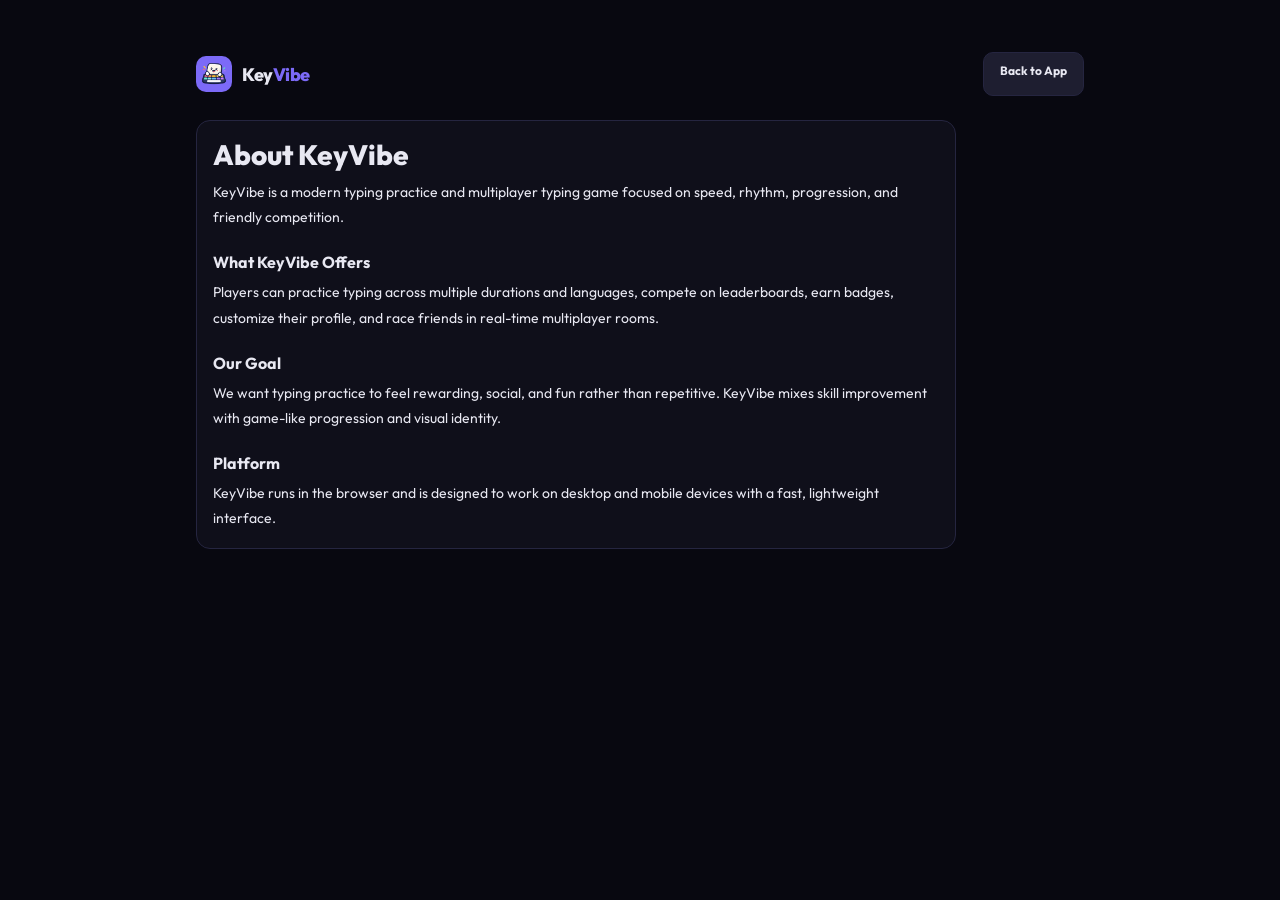
<file: about.html>
<!DOCTYPE html>
<html lang="en">
<head>
    <meta charset="UTF-8">
    <meta name="viewport" content="width=device-width, initial-scale=1.0">
    <title>About - KeyVibe</title>
    <meta name="description" content="About KeyVibe.">
    <link rel="stylesheet" href="css/main.css">
    <link rel="stylesheet" href="css/components.css">
    <link rel="stylesheet" href="css/responsive.css">
    <link rel="preconnect" href="https://fonts.googleapis.com">
    <link rel="preconnect" href="https://fonts.gstatic.com" crossorigin>
    <link href="https://fonts.googleapis.com/css2?family=JetBrains+Mono:wght@400;500;700&family=Outfit:wght@400;500;600;700;800&display=swap" rel="stylesheet">
    <link rel="icon" type="image/png" href="img/favicon.png">
</head>
<body>
    <div class="app legal-app">
        <header class="header legal-header">
            <a class="logo" href="index.html">
                <div class="logo-icon">
                    <img class="logo-icon-img" src="img/logo.png" alt="KeyVibe logo">
                </div>
                <div class="logo-text">Key<span>Vibe</span></div>
            </a>
            <a class="btn btn-s legal-back" href="index.html">Back to App</a>
        </header>

        <main class="legal-shell">
            <section class="panel legal-panel">
                <h1 class="legal-title">About KeyVibe</h1>
                <p>KeyVibe is a modern typing practice and multiplayer typing game focused on speed, rhythm, progression, and friendly competition.</p>

                <h2>What KeyVibe Offers</h2>
                <p>Players can practice typing across multiple durations and languages, compete on leaderboards, earn badges, customize their profile, and race friends in real-time multiplayer rooms.</p>

                <h2>Our Goal</h2>
                <p>We want typing practice to feel rewarding, social, and fun rather than repetitive. KeyVibe mixes skill improvement with game-like progression and visual identity.</p>

                <h2>Platform</h2>
                <p>KeyVibe runs in the browser and is designed to work on desktop and mobile devices with a fast, lightweight interface.</p>
            </section>
        </main>
    </div>
</body>
</html>
</file>
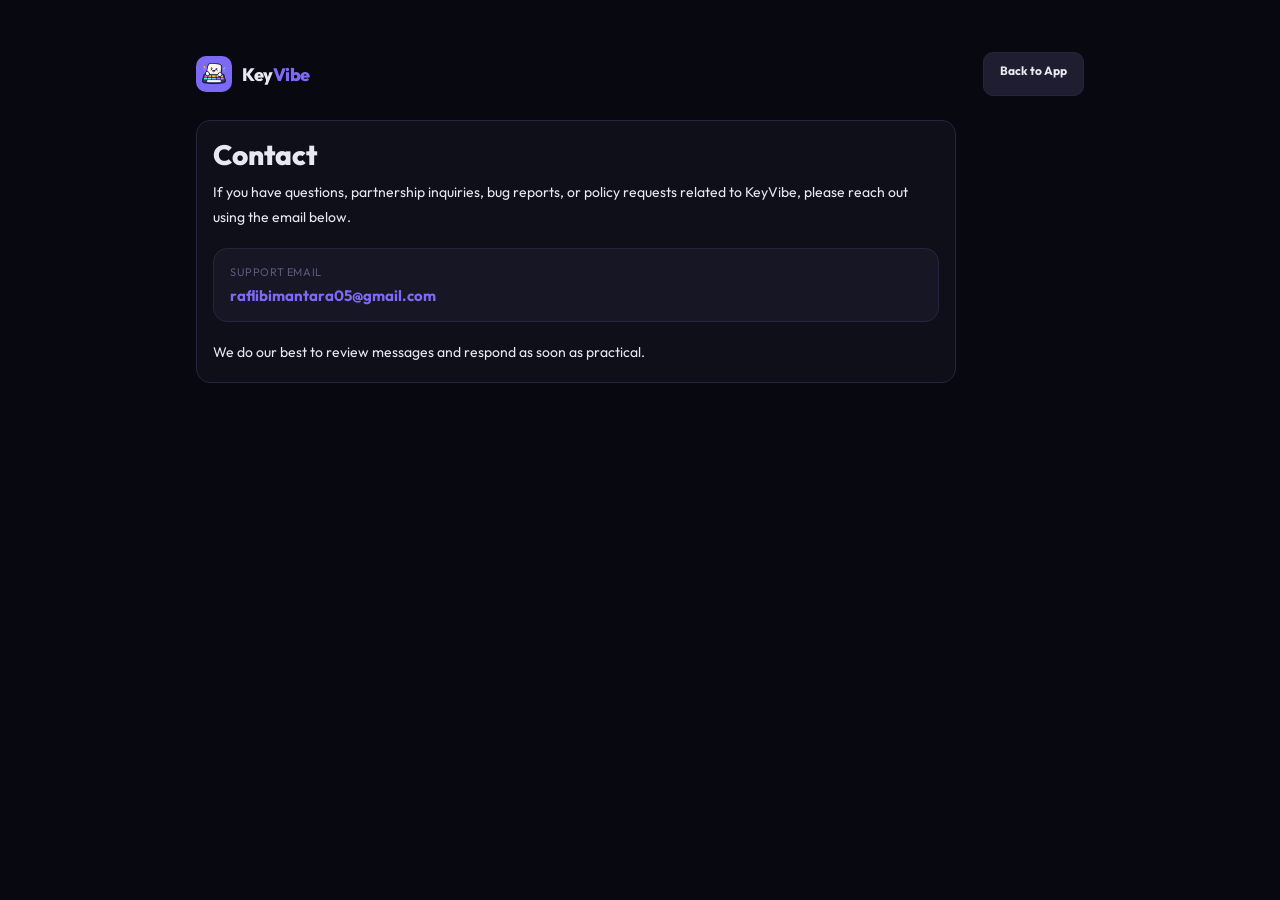
<file: contact.html>
<!DOCTYPE html>
<html lang="en">
<head>
    <meta charset="UTF-8">
    <meta name="viewport" content="width=device-width, initial-scale=1.0">
    <title>Contact - KeyVibe</title>
    <meta name="description" content="Contact KeyVibe.">
    <link rel="stylesheet" href="css/main.css">
    <link rel="stylesheet" href="css/components.css">
    <link rel="stylesheet" href="css/responsive.css">
    <link rel="preconnect" href="https://fonts.googleapis.com">
    <link rel="preconnect" href="https://fonts.gstatic.com" crossorigin>
    <link href="https://fonts.googleapis.com/css2?family=JetBrains+Mono:wght@400;500;700&family=Outfit:wght@400;500;600;700;800&display=swap" rel="stylesheet">
    <link rel="icon" type="image/png" href="img/favicon.png">
</head>
<body>
    <div class="app legal-app">
        <header class="header legal-header">
            <a class="logo" href="index.html">
                <div class="logo-icon">
                    <img class="logo-icon-img" src="img/logo.png" alt="KeyVibe logo">
                </div>
                <div class="logo-text">Key<span>Vibe</span></div>
            </a>
            <a class="btn btn-s legal-back" href="index.html">Back to App</a>
        </header>

        <main class="legal-shell">
            <section class="panel legal-panel">
                <h1 class="legal-title">Contact</h1>
                <p>If you have questions, partnership inquiries, bug reports, or policy requests related to KeyVibe, please reach out using the email below.</p>

                <div class="legal-contact-card">
                    <div class="legal-contact-label">Support Email</div>
                    <a class="legal-contact-value" href="mailto:raflibimantara05@gmail.com">raflibimantara05@gmail.com</a>
                </div>

                <p>We do our best to review messages and respond as soon as practical.</p>
            </section>
        </main>
    </div>
</body>
</html>
</file>
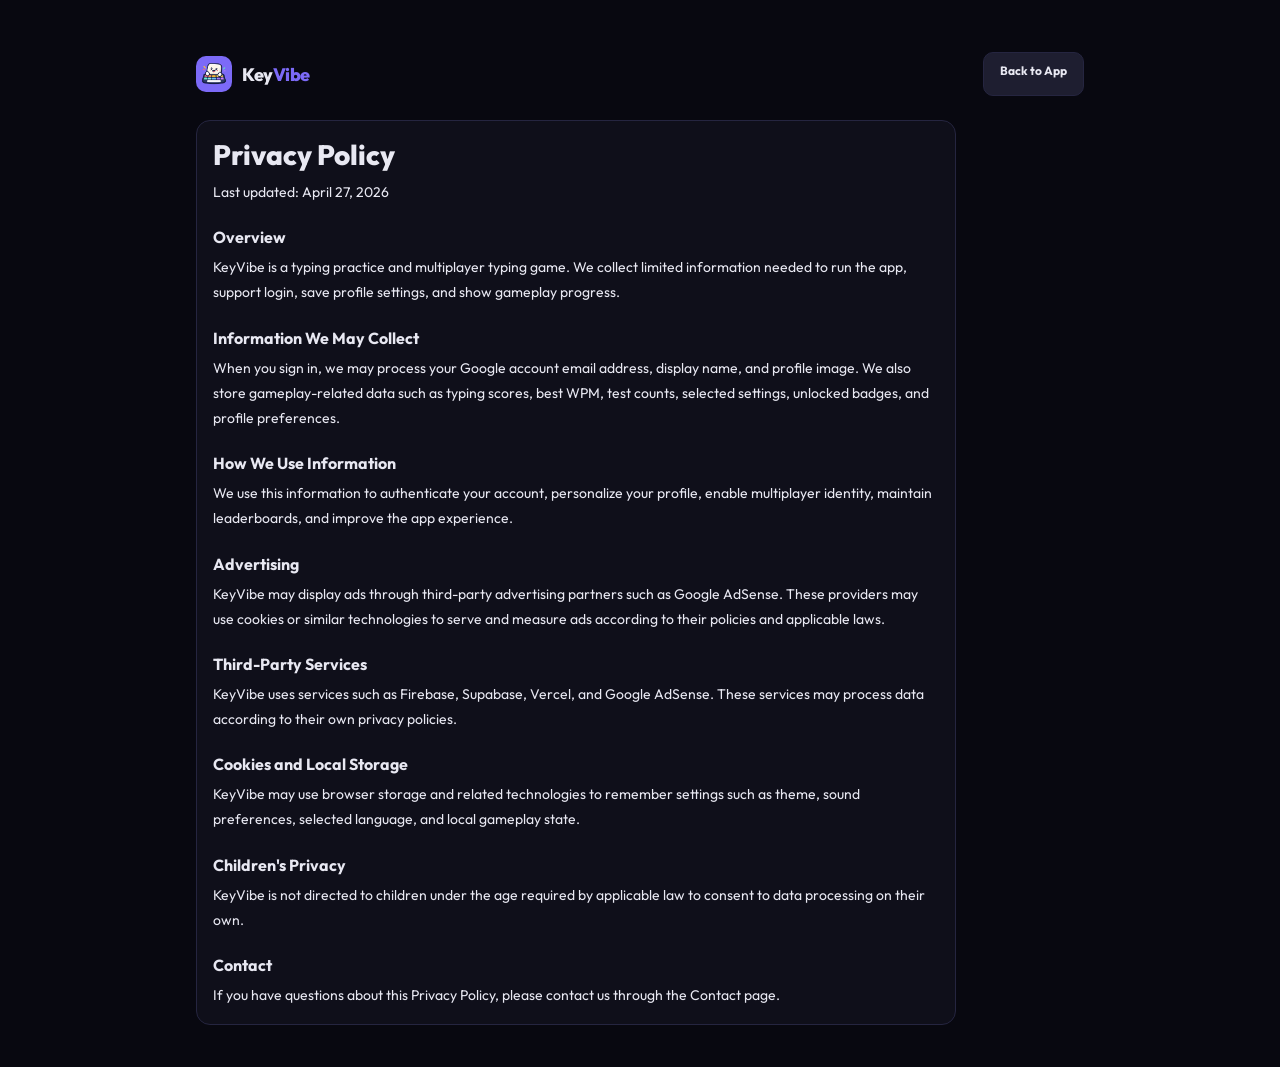
<file: privacy.html>
<!DOCTYPE html>
<html lang="en">
<head>
    <meta charset="UTF-8">
    <meta name="viewport" content="width=device-width, initial-scale=1.0">
    <title>Privacy Policy - KeyVibe</title>
    <meta name="description" content="Privacy Policy for KeyVibe.">
    <link rel="stylesheet" href="css/main.css">
    <link rel="stylesheet" href="css/components.css">
    <link rel="stylesheet" href="css/responsive.css">
    <link rel="preconnect" href="https://fonts.googleapis.com">
    <link rel="preconnect" href="https://fonts.gstatic.com" crossorigin>
    <link href="https://fonts.googleapis.com/css2?family=JetBrains+Mono:wght@400;500;700&family=Outfit:wght@400;500;600;700;800&display=swap" rel="stylesheet">
    <link rel="icon" type="image/png" href="img/favicon.png">
</head>
<body>
    <div class="app legal-app">
        <header class="header legal-header">
            <a class="logo" href="index.html">
                <div class="logo-icon">
                    <img class="logo-icon-img" src="img/logo.png" alt="KeyVibe logo">
                </div>
                <div class="logo-text">Key<span>Vibe</span></div>
            </a>
            <a class="btn btn-s legal-back" href="index.html">Back to App</a>
        </header>

        <main class="legal-shell">
            <section class="panel legal-panel">
                <h1 class="legal-title">Privacy Policy</h1>
                <p class="legal-updated">Last updated: April 27, 2026</p>

                <h2>Overview</h2>
                <p>KeyVibe is a typing practice and multiplayer typing game. We collect limited information needed to run the app, support login, save profile settings, and show gameplay progress.</p>

                <h2>Information We May Collect</h2>
                <p>When you sign in, we may process your Google account email address, display name, and profile image. We also store gameplay-related data such as typing scores, best WPM, test counts, selected settings, unlocked badges, and profile preferences.</p>

                <h2>How We Use Information</h2>
                <p>We use this information to authenticate your account, personalize your profile, enable multiplayer identity, maintain leaderboards, and improve the app experience.</p>

                <h2>Advertising</h2>
                <p>KeyVibe may display ads through third-party advertising partners such as Google AdSense. These providers may use cookies or similar technologies to serve and measure ads according to their policies and applicable laws.</p>

                <h2>Third-Party Services</h2>
                <p>KeyVibe uses services such as Firebase, Supabase, Vercel, and Google AdSense. These services may process data according to their own privacy policies.</p>

                <h2>Cookies and Local Storage</h2>
                <p>KeyVibe may use browser storage and related technologies to remember settings such as theme, sound preferences, selected language, and local gameplay state.</p>

                <h2>Children's Privacy</h2>
                <p>KeyVibe is not directed to children under the age required by applicable law to consent to data processing on their own.</p>

                <h2>Contact</h2>
                <p>If you have questions about this Privacy Policy, please contact us through the Contact page.</p>
            </section>
        </main>
    </div>
</body>
</html>
</file>
<file: css/main.css>
/* ============ CSS RESET & FONTS ============ */

*, *::before, *::after {
    box-sizing: border-box;
    margin: 0;
    padding: 0;
    -webkit-tap-highlight-color: transparent;
}

/* ============ THEME SYSTEM ============ */
:root {
    --bg: #080810;
    --surface: #0f0f1a;
    --surface2: #161625;
    --surface3: #1e1e30;
    --border: #252540;
    --text: #e8e8f2;
    --muted: #5a5a7a;
    --accent: #7c6af7;
    --accent2: #4fc3a1;
    --danger: #f06292;
    --warning: #ffb74d;
    --success: #69f0ae;
    --theme-name: 'Cyberpunk Night';
}

[data-theme="ocean"] {
    --bg: #0a1628; --surface: #0f1f35; --surface2: #152340; --surface3: #1b2d4e;
    --border: #234; --text: #d4e4f7; --muted: #5a7a9a;
    --accent: #4da6ff; --accent2: #00d4aa; --danger: #ff6b6b;
    --warning: #ffd93d; --success: #6bffb8; --theme-name: 'Deep Ocean';
}

[data-theme="forest"] {
    --bg: #0a1a0f; --surface: #0f2414; --surface2: #142d1a; --surface3: #1a3822;
    --border: #23482a; --text: #d4f0d9; --muted: #5a8a63;
    --accent: #4caf50; --accent2: #81c784; --danger: #f44336;
    --warning: #ff9800; --success: #69f0ae; --theme-name: 'Forest';
}

[data-theme="sunset"] {
    --bg: #1a0f0a; --surface: #24140f; --surface2: #2d1814; --surface3: #381e1a;
    --border: #482822; --text: #f0e0d4; --muted: #8a7063;
    --accent: #ff7043; --accent2: #ffab91; --danger: #f44336;
    --warning: #ffca28; --success: #81c784; --theme-name: 'Sunset';
}

[data-theme="monochrome"] {
    --bg: #1a1a1a; --surface: #242424; --surface2: #2d2d2d; --surface3: #383838;
    --border: #484848; --text: #e0e0e0; --muted: #808080;
    --accent: #a0a0a0; --accent2: #c0c0c0; --danger: #ff6b6b;
    --warning: #ffd93d; --success: #90ee90; --theme-name: 'Monochrome';
}

[data-theme="matrix"] {
    --bg: #000a00; --surface: #0a1a0a; --surface2: #0d200d; --surface3: #122d12;
    --border: #1a401a; --text: #00ff41; --muted: #008f22;
    --accent: #00ff41; --accent2: #00cc33; --danger: #ff0040;
    --warning: #ffcc00; --success: #00ff41; --theme-name: 'Matrix';
}

[data-theme="midnight"] {
    --bg: #000020; --surface: #050530; --surface2: #0a0a40; --surface3: #101050;
    --border: #202060; --text: #c8c8ff; --muted: #6060a0;
    --accent: #7c7cff; --accent2: #4fc3a1; --danger: #ff6090;
    --warning: #ffb74d; --success: #69f0ae; --theme-name: 'Midnight Blue';
}

[data-theme="candy"] {
    --bg: #140010; --surface: #200018; --surface2: #2d0020; --surface3: #380028;
    --border: #481030; --text: #f0d8e8; --muted: #8a5a7a;
    --accent: #e91e63; --accent2: #ff80ab; --danger: #ff1744;
    --warning: #ffd740; --success: #b2ff59; --theme-name: 'Candy Pop';
}

/* ============ BODY ============ */
body {
    font-family: 'Outfit', sans-serif;
    background: var(--bg);
    color: var(--text);
    min-height: 100vh;
    transition: background 0.4s, color 0.4s;
    overflow-x: hidden;
    -webkit-font-smoothing: antialiased;
    -moz-osx-font-smoothing: grayscale;
}

.skip-link {
    position: absolute;
    left: 16px;
    top: -48px;
    z-index: 1000;
    padding: 10px 14px;
    border-radius: 10px;
    background: var(--surface3);
    border: 1px solid var(--border);
    color: var(--text);
    text-decoration: none;
    font-size: 13px;
    font-weight: 600;
    transition: top 0.2s ease;
}

.skip-link:focus {
    top: 12px;
}

.sr-only {
    position: absolute;
    width: 1px;
    height: 1px;
    padding: 0;
    margin: -1px;
    overflow: hidden;
    clip: rect(0, 0, 0, 0);
    white-space: nowrap;
    border: 0;
}

.app {
    max-width: 1220px;
    margin: 0 auto;
    padding: 40px 16px 24px;
    position: relative;
}

.game-app {
    min-height: 100vh;
    display: flex;
    flex-direction: column;
    justify-content: center;
}

.legal-app {
    max-width: 920px;
}

/* ============ LAYOUT ============ */
.main-layout {
    display: flex;
    gap: 20px;
    align-items: flex-start;
}

.content-col {
    flex: 1;
    min-width: 0;
}

.side-rail {
    width: 280px;
    flex: 0 0 280px;
    display: flex;
    flex-direction: column;
    gap: 14px;
}

.side-panel {
    margin-bottom: 0;
}

.rail-stack {
    display: grid;
    gap: 10px;
}

.rail-kpi {
    padding: 12px;
    border-radius: 12px;
    background: var(--surface2);
    border: 1px solid var(--border);
}

.rail-kpi-label {
    display: block;
    color: var(--muted);
    font-size: 10px;
    text-transform: uppercase;
    letter-spacing: 0.5px;
    margin-bottom: 5px;
}

.rail-kpi-value {
    color: var(--text);
    font-size: 15px;
    font-weight: 700;
}

.rail-goal-copy,
.rail-meta,
.rail-feature-sub {
    color: var(--muted);
    font-size: 11px;
    line-height: 1.6;
}

.rail-progress {
    height: 8px;
    border-radius: 999px;
    overflow: hidden;
    background: var(--surface2);
    border: 1px solid var(--border);
    margin: 14px 0 10px;
}

.rail-progress-fill {
    height: 100%;
    width: 0;
    background: linear-gradient(90deg, var(--accent), var(--accent2));
    border-radius: inherit;
    transition: width 0.35s ease;
}

.rail-feature {
    display: flex;
    align-items: center;
    gap: 12px;
}

.rail-feature-badge {
    width: 42px;
    height: 42px;
    border-radius: 12px;
    border: 1px solid var(--border);
    background: var(--surface2);
    color: var(--accent2);
    display: flex;
    align-items: center;
    justify-content: center;
    font-family: 'JetBrains Mono', monospace;
    font-size: 11px;
    font-weight: 700;
    flex: 0 0 42px;
}

.rail-feature-badge--accent {
    color: var(--warning);
}

.rail-feature-name {
    color: var(--text);
    font-size: 13px;
    font-weight: 700;
    margin-bottom: 3px;
}

.rail-divider {
    height: 1px;
    background: var(--border);
    margin: 14px 0;
}

.rail-chart-wrap {
    position: relative;
    min-height: 120px;
    border-radius: 14px;
    background:
        linear-gradient(to right, rgba(255,255,255,0.03) 1px, transparent 1px) 0 0/25% 100%,
        linear-gradient(to top, rgba(255,255,255,0.03) 1px, transparent 1px) 0 0/100% 25%,
        var(--surface2);
    border: 1px solid var(--border);
    overflow: hidden;
}

.rail-chart {
    width: 100%;
    height: 120px;
    display: block;
}

.rail-chart-empty {
    position: absolute;
    inset: 0;
    display: flex;
    align-items: center;
    justify-content: center;
    text-align: center;
    padding: 0 16px;
    color: var(--muted);
    font-size: 11px;
    line-height: 1.6;
}

.rail-chart-legend {
    display: flex;
    align-items: center;
    gap: 8px;
    flex-wrap: wrap;
    margin-top: 12px;
}

.rail-chart-pill {
    display: inline-flex;
    align-items: center;
    gap: 6px;
    padding: 5px 8px;
    border-radius: 999px;
    font-size: 10px;
    font-weight: 700;
    border: 1px solid var(--border);
    background: var(--surface2);
    color: var(--text);
}

.rail-chart-pill::before {
    content: '';
    width: 8px;
    height: 8px;
    border-radius: 50%;
    display: inline-block;
}

.rail-chart-pill--wpm::before {
    background: var(--accent);
}

.rail-chart-pill--acc::before {
    background: var(--accent2);
}

/* ============ HEADER ============ */
.header {
    display: flex;
    align-items: center;
    gap: 12px;
    margin-bottom: 24px;
    flex-wrap: wrap;
}

.logo {
    display: flex;
    align-items: center;
    gap: 10px;
    text-decoration: none;
    margin-right: 8px;
}

.logo-icon {
    width: 36px;
    height: 36px;
    background: var(--accent);
    border-radius: 10px;
    display: flex;
    align-items: center;
    justify-content: center;
    font-size: 16px;
    transition: background 0.3s;
    flex-shrink: 0;
    overflow: hidden;
}

.logo-icon-img {
    width: 100%;
    height: 100%;
    object-fit: contain;
}

.logo-text {
    font-size: 18px;
    font-weight: 800;
    letter-spacing: -0.5px;
    color: var(--text);
}

.logo-text span { color: var(--accent); }

.nav {
    display: flex;
    gap: 2px;
    flex: 1;
    overflow-x: auto;
    -webkit-overflow-scrolling: touch;
}

.nav-btn {
    padding: 8px 12px;
    border-radius: 8px;
    border: 1px solid transparent;
    background: transparent;
    color: var(--muted);
    cursor: pointer;
    font-family: 'Outfit', sans-serif;
    font-size: 12px;
    font-weight: 500;
    transition: all 0.2s;
    white-space: nowrap;
    flex-shrink: 0;
}

.nav-btn.active {
    background: var(--surface2);
    color: var(--text);
    border-color: var(--border);
}

.nav-btn:hover:not(.active) { color: var(--text); }

.user-chip {
    display: flex;
    align-items: center;
    gap: 8px;
    padding: 8px 14px;
    background: var(--surface2);
    border: 1px solid var(--border);
    border-radius: 20px;
    cursor: pointer;
    transition: border-color 0.2s;
    flex-shrink: 0;
}

.user-chip:hover { border-color: var(--accent); }

.user-chip-meta {
    display: flex;
    flex-direction: column;
    gap: 3px;
    min-width: 0;
}

.owner-pill {
    align-self: flex-start;
    font-size: 8px;
    font-weight: 800;
    letter-spacing: 0.8px;
    padding: 2px 6px;
    border-radius: 999px;
    background: rgba(255, 204, 2, 0.16);
    color: #ffcc02;
    border: 1px solid rgba(255, 204, 2, 0.32);
}

.u-avatar {
    width: 28px;
    height: 28px;
    border-radius: 50%;
    background: var(--accent);
    display: flex;
    align-items: center;
    justify-content: center;
    font-size: 11px;
    font-weight: 700;
    color: #fff;
    flex-shrink: 0;
    overflow: hidden;
    position: relative;
}

.u-avatar img {
    position: absolute;
    inset: 0;
    width: 100%;
    height: 100%;
    object-fit: cover;
    border-radius: 50%;
}

.u-name {
    font-size: 12px;
    font-weight: 600;
    max-width: 80px;
    overflow: hidden;
    text-overflow: ellipsis;
    white-space: nowrap;
}

/* ============ STATS ROW ============ */
.stats-row {
    display: grid;
    grid-template-columns: repeat(4, 1fr);
    gap: 10px;
    margin-bottom: 24px;
}

.stat-card {
    background: var(--surface);
    border: 1px solid var(--border);
    border-radius: 12px;
    padding: 14px 8px;
    text-align: center;
    transition: all 0.3s;
    cursor: default;
}

.stat-card:hover {
    border-color: var(--accent);
    transform: translateY(-2px);
}

.stat-val {
    font-family: 'JetBrains Mono', monospace;
    font-size: 20px;
    font-weight: 700;
    color: var(--accent);
    transition: color 0.3s;
}

.stat-label {
    font-size: 9px;
    color: var(--muted);
    margin-top: 3px;
    text-transform: uppercase;
    letter-spacing: 0.4px;
}

/* ============ MODE TABS ============ */
.mode-tabs {
    display: flex;
    gap: 0;
    background: var(--surface);
    border: 1px solid var(--border);
    border-radius: 12px;
    padding: 4px;
    margin-bottom: 18px;
}

.mode-tab {
    flex: 1;
    padding: 10px 6px;
    border-radius: 9px;
    border: none;
    background: transparent;
    color: var(--muted);
    cursor: pointer;
    font-family: 'Outfit', sans-serif;
    font-size: 12px;
    font-weight: 600;
    transition: all 0.2s;
    display: flex;
    align-items: center;
    justify-content: center;
    gap: 4px;
    position: relative;
}

.mode-tab.active {
    background: var(--surface3);
    color: var(--text);
    border: 1px solid var(--border);
}

.new-badge {
    font-size: 8px;
    background: var(--danger);
    color: #fff;
    padding: 1px 4px;
    border-radius: 6px;
    animation: pulse 1.5s infinite;
}

@keyframes pulse {
    0%, 100% { opacity: 1; }
    50% { opacity: 0.5; }
}

/* ============ PROGRESS BAR ============ */
.progress-bar {
    height: 3px;
    background: var(--border);
    border-radius: 2px;
    margin-bottom: 14px;
    overflow: hidden;
}

.progress-fill {
    height: 100%;
    background: var(--accent);
    border-radius: 2px;
    transition: width 0.15s;
}

/* ============ TABS ============ */
.tab-c { display: none; }
.tab-c.active { display: block; }

/* ============ AD SLOTS ============ */
.ad-slot {
    border: 1px dashed var(--border);
    border-radius: 12px;
    display: flex;
    align-items: center;
    justify-content: center;
    color: var(--muted);
    font-size: 11px;
    font-weight: 600;
    letter-spacing: 1px;
    text-transform: uppercase;
    background: rgba(255, 255, 255, 0.01);
    transition: all 0.3s;
}

.ad-banner { height: 90px; margin-bottom: 24px; }
.ad-sidebar { width: 160px; flex-shrink: 0; min-height: 400px; position: sticky; top: 20px; }
.ad-inline { height: 120px; margin: 24px 0; }

/* ============ THEME SWITCHER ============ */
.theme-switcher {
    position: fixed;
    bottom: 20px;
    right: 20px;
    z-index: 210;
    display: flex;
    flex-direction: column;
    gap: 8px;
    align-items: flex-end;
}

.theme-actions { display: flex; gap: 8px; }

.theme-toggle-btn, .mute-toggle-btn {
    width: 44px;
    height: 44px;
    border-radius: 50%;
    border: 2px solid var(--border);
    background: var(--surface);
    color: var(--text);
    cursor: pointer;
    font-size: 18px;
    transition: all 0.3s;
    display: flex;
    align-items: center;
    justify-content: center;
    box-shadow: 0 4px 15px rgba(0, 0, 0, 0.4);
}

.theme-toggle-btn:hover, .mute-toggle-btn:hover {
    border-color: var(--accent);
    transform: scale(1.1);
}

.mute-toggle-btn.muted {
    color: var(--danger);
    border-color: var(--danger);
}

.theme-panel {
    position: absolute;
    bottom: 50px;
    right: 0;
    background: var(--surface);
    border: 1px solid var(--border);
    border-radius: 16px;
    padding: 12px;
    display: none;
    flex-direction: column;
    gap: 6px;
    min-width: 200px;
    box-shadow: 0 8px 30px rgba(0, 0, 0, 0.5);
    animation: popIn 0.25s ease;
    max-height: 300px;
    overflow-y: auto;
}

.theme-panel.show { display: flex; }

@keyframes popIn {
    from { transform: scale(0.75); opacity: 0; }
    to { transform: scale(1); opacity: 1; }
}

.theme-option {
    display: flex;
    align-items: center;
    gap: 10px;
    padding: 10px 14px;
    border-radius: 8px;
    border: none;
    background: transparent;
    color: var(--text);
    cursor: pointer;
    font-family: 'Outfit', sans-serif;
    font-size: 13px;
    transition: all 0.2s;
    text-align: left;
    min-height: 44px;
}

.theme-option:hover { background: var(--surface2); }

.theme-option .dot {
    width: 16px;
    height: 16px;
    border-radius: 50%;
    flex-shrink: 0;
    border: 2px solid var(--border);
}

/* ============ TOAST ============ */
.toast-container {
    position: fixed;
    top: 16px;
    right: 16px;
    z-index: 999;
    display: flex;
    flex-direction: column;
    gap: 6px;
    max-width: calc(100vw - 32px);
}

.toast {
    background: var(--surface);
    border: 1px solid var(--border);
    border-radius: 10px;
    padding: 10px 14px;
    font-size: 12px;
    animation: slideIn 0.3s ease, slideOut 0.3s 2.7s ease forwards;
    display: flex;
    align-items: center;
    gap: 6px;
    box-shadow: 0 8px 25px rgba(0, 0, 0, 0.3);
}

@keyframes slideIn {
    from { transform: translateX(120%); opacity: 0; }
    to { transform: translateX(0); opacity: 1; }
}

@keyframes slideOut {
    from { transform: translateX(0); opacity: 1; }
    to { transform: translateX(120%); opacity: 0; }
}

.stat-rank-val {
    font-size: 12px;
    line-height: 1.3;
    padding-top: 4px;
}

.site-footer {
    margin-top: 28px;
    padding: 18px 0 8px;
    border-top: 1px solid var(--border);
    display: flex;
    align-items: center;
    justify-content: space-between;
    gap: 16px;
    flex-wrap: wrap;
}

.game-app .site-footer {
    margin-top: 36px;
}

.site-footer-copy {
    color: var(--muted);
    font-size: 12px;
}

.site-footer-links {
    display: flex;
    align-items: center;
    gap: 14px;
    flex-wrap: wrap;
}

.site-footer-links a {
    color: var(--text);
    text-decoration: none;
    font-size: 12px;
    font-weight: 600;
}

.site-footer-links a:hover {
    color: var(--accent);
}

.legal-header {
    justify-content: space-between;
}

.legal-back {
    text-decoration: none;
}

.legal-shell {
    max-width: 760px;
}

.legal-panel {
    padding: 24px;
}

.legal-title {
    font-size: 28px;
    font-weight: 800;
    margin-bottom: 8px;
}

.legal-updated {
    color: var(--muted);
    font-size: 12px;
    margin-bottom: 20px;
}

.legal-panel h2 {
    font-size: 16px;
    font-weight: 700;
    margin: 22px 0 8px;
}

.legal-panel p {
    color: var(--text);
    font-size: 14px;
    line-height: 1.8;
}

.legal-contact-card {
    margin: 18px 0;
    padding: 16px;
    border: 1px solid var(--border);
    border-radius: 14px;
    background: var(--surface2);
}

.legal-contact-label {
    color: var(--muted);
    font-size: 11px;
    text-transform: uppercase;
    letter-spacing: 0.6px;
    margin-bottom: 6px;
}

.legal-contact-value {
    color: var(--accent);
    text-decoration: none;
    font-size: 15px;
    font-weight: 700;
}
</file>
<file: css/components.css>
/* ============ PANEL ============ */
.panel {
    background: var(--surface);
    border: 1px solid var(--border);
    border-radius: 14px;
    padding: 16px;
    margin-bottom: 18px;
    transition: all 0.3s;
}

.panel-title {
    font-size: 12px;
    font-weight: 600;
    color: var(--muted);
    text-transform: uppercase;
    letter-spacing: 0.5px;
    margin-bottom: 14px;
}

.result-emoji {
    font-size: 28px;
    margin-bottom: 6px;
}

.result-combo-info {
    font-size: 11px;
    color: var(--muted);
    margin: 4px 0;
}

/* ============ TOOLBAR ============ */
.toolbar {
    display: flex;
    align-items: center;
    gap: 6px;
    flex-wrap: wrap;
    margin-bottom: 16px;
}

.tb-group {
    display: flex;
    gap: 2px;
    background: var(--surface2);
    border-radius: 8px;
    padding: 3px;
}

.tb-btn {
    padding: 6px 10px;
    border-radius: 6px;
    border: none;
    background: transparent;
    color: var(--muted);
    cursor: pointer;
    font-family: 'Outfit', sans-serif;
    font-size: 11px;
    font-weight: 500;
    transition: all 0.2s;
    white-space: nowrap;
}

.tb-btn.active { background: var(--surface3); color: var(--text); }
.tb-btn:hover:not(.active) { color: var(--text); }

.tb-sep {
    width: 1px;
    height: 18px;
    background: var(--border);
    margin: 0 2px;
}

.lang-select {
    min-width: 148px;
    height: 30px;
    padding: 0 30px 0 10px;
    border: none;
    border-radius: 6px;
    background: var(--surface3);
    color: var(--text);
    font-family: 'Outfit', sans-serif;
    font-size: 11px;
    font-weight: 600;
    outline: none;
    cursor: pointer;
}

.timer-badge {
    font-family: 'JetBrains Mono', monospace;
    font-size: 12px;
    font-weight: 700;
    color: var(--warning);
    background: rgba(255, 183, 77, 0.1);
    border: 1px solid rgba(255, 183, 77, 0.2);
    padding: 4px 10px;
    border-radius: 20px;
    margin-left: auto;
    transition: all 0.3s;
}

/* ============ TEXT BOX ============ */
.text-box-container { position: relative; margin-bottom: 14px; }

.text-box {
    background: var(--surface2);
    border: 2px solid var(--border);
    border-radius: 14px;
    padding: 20px 20px 50px;
    position: relative;
    overflow: hidden;
    transition: all 0.3s;
    min-height: 130px;
    cursor: text;
    outline: none;
    user-select: none;
    -webkit-user-select: none;
}

.text-box:focus-within {
    border-color: var(--accent);
    box-shadow: 0 0 20px rgba(124, 106, 247, 0.08);
}

.text-box.active-typing { border-color: var(--accent2); }

.words-wrap {
    font-family: 'JetBrains Mono', monospace;
    font-size: 19px;
    line-height: 2.1;
    word-break: keep-all;
    overflow-wrap: break-word;
    white-space: normal;
    max-height: calc(2.1em * 3);
    overflow-y: auto;
    scroll-behavior: smooth;
    position: relative;
    user-select: none;
    -webkit-user-select: none;
}

.words-wrap::-webkit-scrollbar { width: 3px; }
.words-wrap::-webkit-scrollbar-thumb { background: var(--border); border-radius: 2px; }

.word-group {
    display: inline-block;
    position: relative;
    white-space: nowrap;
}

.word-group.current-word {
    background: rgba(124, 106, 247, 0.08);
    border-radius: 4px;
    padding: 2px 3px;
    margin: 0 1px;
}

.char {
    display: inline;
    position: relative;
    transition: color 0.1s;
}

.char.correct { color: var(--success); }
.char.wrong {
    color: var(--danger);
    text-decoration: underline;
    text-decoration-color: rgba(240, 98, 146, 0.5);
}

.char.cursor { color: var(--accent); }

.char.cursor::after {
    content: '';
    position: absolute;
    bottom: -2px;
    left: 0;
    right: 0;
    height: 3px;
    background: var(--accent);
    border-radius: 2px;
    animation: cursorBlink 0.8s step-end infinite;
}

@keyframes cursorBlink {
    0%, 100% { opacity: 1; }
    50% { opacity: 0.1; }
}

.char.untyped { color: var(--muted); opacity: 0.6; }

.live-row {
    display: flex;
    gap: 12px;
    align-items: center;
    position: absolute;
    top: 10px;
    right: 12px;
    z-index: 5;
}

.live-stat {
    font-family: 'JetBrains Mono', monospace;
    font-size: 10px;
    color: var(--muted);
}

.live-stat strong { color: var(--accent2); font-weight: 700; }

.hint {
    text-align: center;
    font-size: 11px;
    color: var(--muted);
    margin-top: 8px;
    height: 20px;
    transition: all 0.3s;
}

.caps-warn {
    font-size: 10px;
    color: var(--warning);
    margin-top: 4px;
    display: none;
    text-align: center;
    animation: pulse 1s infinite;
}

@keyframes pulse {
    0%, 100% { opacity: 1; }
    50% { opacity: 0.5; }
}

/* ============ COMBO ============ */
.combo-display {
    position: absolute;
    bottom: 10px;
    left: 12px;
    z-index: 5;
    display: flex;
    align-items: center;
    gap: 6px;
}

.combo-counter {
    font-family: 'JetBrains Mono', monospace;
    font-size: 11px;
    color: var(--warning);
    font-weight: 700;
    background: rgba(255, 183, 77, 0.1);
    border: 1px solid rgba(255, 183, 77, 0.2);
    padding: 3px 8px;
    border-radius: 12px;
    transition: all 0.3s;
    opacity: 0;
    transform: translateY(8px);
}

.combo-counter.active { opacity: 1; transform: translateY(0); }
.combo-counter.fire {
    color: var(--danger);
    background: rgba(240, 98, 146, 0.15);
    border-color: rgba(240, 98, 146, 0.3);
    animation: shake 0.5s ease;
}

.combo-counter.godlike {
    color: #ffd700;
    background: rgba(255, 215, 0, 0.2);
    border-color: rgba(255, 215, 0, 0.4);
    font-size: 13px;
    animation: glow 0.8s ease infinite;
}

@keyframes shake {
    0%, 100% { transform: translateX(0); }
    25% { transform: translateX(-3px); }
    75% { transform: translateX(3px); }
}

@keyframes glow {
    0%, 100% { box-shadow: 0 0 8px rgba(255, 215, 0, 0.3); }
    50% { box-shadow: 0 0 20px rgba(255, 215, 0, 0.6); }
}

.combo-popup {
    position: fixed;
    top: 50%;
    left: 50%;
    transform: translate(-50%, -50%);
    font-size: 24px;
    font-weight: 800;
    pointer-events: none;
    z-index: 300;
    animation: comboFly 1.2s ease-out forwards;
    opacity: 0;
}

@keyframes comboFly {
    0% { opacity: 1; transform: translate(-50%, -50%) scale(0.5); }
    40% { opacity: 1; transform: translate(-50%, -80%) scale(1.3); }
    100% { opacity: 0; transform: translate(-50%, -120%) scale(0.8); }
}

/* ============ MODAL ============ */
.modal-backdrop {
    position: fixed;
    inset: 0;
    background: rgba(0, 0, 0, 0.88);
    z-index: 200;
    display: flex;
    align-items: center;
    justify-content: center;
    backdrop-filter: blur(8px);
    padding: 20px;
}

.modal-card {
    background: var(--surface);
    border: 1px solid var(--border);
    border-radius: 20px;
    padding: 36px 40px;
    width: 400px;
    max-width: 92vw;
    text-align: center;
    position: relative;
    max-height: 90vh;
    overflow-y: auto;
    animation: popIn 0.35s cubic-bezier(0.34, 1.56, 0.64, 1);
    transition: background 0.3s, border-color 0.3s;
}

.modal-close {
    position: absolute;
    top: 12px;
    right: 16px;
    width: 36px;
    height: 36px;
    border-radius: 50%;
    border: 1px solid var(--border);
    background: var(--surface2);
    color: var(--muted);
    cursor: pointer;
    font-size: 16px;
    display: flex;
    align-items: center;
    justify-content: center;
    transition: all 0.2s;
    z-index: 5;
}

.modal-close:hover { color: var(--text); border-color: var(--accent); }

@keyframes popIn {
    from { transform: scale(0.75); opacity: 0; }
    to { transform: scale(1); opacity: 1; }
}

.modal-logo { font-size: 36px; margin-bottom: 8px; }
.modal-logo-img { width: 120px; height: auto; }

.modal-title { font-size: 24px; font-weight: 800; letter-spacing: -1px; margin-bottom: 4px; }
.modal-title span { color: var(--accent); }
.modal-sub { font-size: 13px; color: var(--muted); margin-bottom: 24px; line-height: 1.5; }

.modal-tabs {
    display: flex;
    background: var(--surface2);
    border-radius: 10px;
    padding: 3px;
    margin-bottom: 20px;
    gap: 3px;
}

.modal-tab {
    flex: 1;
    padding: 10px 8px;
    border-radius: 8px;
    border: none;
    background: transparent;
    color: var(--muted);
    cursor: pointer;
    font-family: 'Outfit', sans-serif;
    font-size: 13px;
    font-weight: 600;
    transition: all 0.2s;
}

.modal-tab.active { background: var(--surface3); color: var(--text); }

.input-grp { margin-bottom: 14px; text-align: left; }
.input-grp label {
    font-size: 10px;
    color: var(--muted);
    text-transform: uppercase;
    letter-spacing: 0.6px;
    display: block;
    margin-bottom: 5px;
}

.input-grp input {
    width: 100%;
    padding: 12px 14px;
    background: var(--surface2);
    border: 1px solid var(--border);
    border-radius: 10px;
    color: var(--text);
    font-family: 'Outfit', sans-serif;
    font-size: 16px;
    outline: none;
    transition: border-color 0.2s;
}

.input-grp input:focus { border-color: var(--accent); }

.modal-btn {
    width: 100%;
    padding: 14px;
    border-radius: 10px;
    border: none;
    background: var(--accent);
    color: #fff;
    font-family: 'Outfit', sans-serif;
    font-size: 15px;
    font-weight: 700;
    cursor: pointer;
    transition: all 0.2s;
    margin-top: 2px;
    min-height: 48px;
}

.modal-btn:hover { filter: brightness(1.15); }

.oauth-btn {
    width: 100%;
    padding: 13px 14px;
    border-radius: 10px;
    border: 1px solid var(--border);
    background: rgba(255,255,255,0.04);
    color: var(--text);
    font-family: 'Outfit', sans-serif;
    font-size: 15px;
    font-weight: 700;
    cursor: pointer;
    transition: all 0.2s;
    min-height: 48px;
    display: flex;
    align-items: center;
    justify-content: center;
    gap: 10px;
    margin-bottom: 12px;
}

.oauth-btn:hover {
    background: rgba(255,255,255,0.08);
    border-color: rgba(255,255,255,0.22);
}

.oauth-icon {
    width: 24px;
    height: 24px;
    border-radius: 999px;
    display: inline-flex;
    align-items: center;
    justify-content: center;
    background: #fff;
    color: #202124;
    font-size: 13px;
    font-weight: 800;
    flex: 0 0 24px;
}

.oauth-divider {
    position: relative;
    text-align: center;
    margin: 8px 0 14px;
}

.oauth-divider::before {
    content: "";
    position: absolute;
    inset: 50% 0 auto 0;
    border-top: 1px solid var(--border);
}

.oauth-divider span {
    position: relative;
    z-index: 1;
    display: inline-block;
    padding: 0 10px;
    background: var(--surface);
    color: var(--muted);
    font-size: 10px;
    text-transform: uppercase;
    letter-spacing: 0.6px;
}

.modal-err {
    font-size: 12px;
    color: var(--danger);
    margin-top: 8px;
    min-height: 16px;
    text-align: left;
}

.modal-form { display: none; }
.modal-form.active { display: block; }

.auth-step { display: none; }
.auth-step.active { display: block; }

.auth-email-chip {
    display: inline-flex;
    align-items: center;
    max-width: 100%;
    margin-bottom: 14px;
    padding: 8px 12px;
    border: 1px solid var(--border);
    border-radius: 999px;
    background: var(--surface2);
    color: var(--text);
    font-size: 12px;
    font-weight: 600;
    overflow: hidden;
    text-overflow: ellipsis;
    white-space: nowrap;
}

.auth-step-note {
    margin-top: -2px;
    margin-bottom: 14px;
    color: var(--muted);
    font-size: 12px;
    line-height: 1.5;
    text-align: left;
}

.auth-inline-actions {
    display: flex;
    gap: 10px;
    margin-bottom: 4px;
}

.auth-secondary-btn {
    flex: 1;
    min-height: 44px;
    padding: 0 12px;
    border-radius: 10px;
    border: 1px solid var(--border);
    background: var(--surface2);
    color: var(--text);
    font-family: 'Outfit', sans-serif;
    font-size: 13px;
    font-weight: 600;
    cursor: pointer;
    transition: all 0.2s;
}

.auth-secondary-btn:hover {
    border-color: var(--accent);
    color: var(--accent2);
}

.otp-input {
    text-align: center;
    font-family: 'JetBrains Mono', monospace;
    font-size: 22px;
    font-weight: 700;
    letter-spacing: 6px;
}

.otp-input::placeholder {
    letter-spacing: 6px;
}

.guest-link {
    background: transparent;
    border: none;
    color: var(--accent);
    font-size: 14px;
    padding: 14px;
    cursor: pointer;
    font-family: 'Outfit', sans-serif;
    font-weight: 600;
    display: block;
    margin-top: 8px;
    width: 100%;
    border-radius: 8px;
    transition: all 0.2s;
    min-height: 48px;
}

.guest-link:hover { background: var(--surface2); color: var(--accent2); }

/* ============ OVERLAYS ============ */
.overlay {
    position: fixed;
    inset: 0;
    z-index: 160;
    display: none;
    align-items: center;
    justify-content: center;
    flex-direction: column;
    padding: 20px;
}

.overlay.show { display: flex; }

.pause-overlay {
    background: rgba(8, 8, 16, 0.92);
    backdrop-filter: blur(10px);
    cursor: pointer;
    gap: 14px;
}

.pause-icon { font-size: 40px; animation: pulse 2s ease-in-out infinite; }
.pause-title { font-size: 18px; font-weight: 800; }
.pause-sub { font-size: 12px; color: var(--muted); }

.result-overlay { background: rgba(0, 0, 0, 0.88); }

.result-card {
    background: var(--surface);
    border: 1px solid var(--border);
    border-radius: 20px;
    padding: 28px 20px;
    max-width: 420px;
    width: 95%;
    text-align: center;
    max-height: 90vh;
    overflow-y: auto;
    animation: popIn 0.35s cubic-bezier(0.34, 1.56, 0.64, 1);
    transition: all 0.3s;
}

.res-wpm {
    font-family: 'JetBrains Mono', monospace;
    font-size: 52px;
    font-weight: 700;
    color: var(--accent);
    line-height: 1;
}

.res-label {
    font-size: 10px;
    color: var(--muted);
    margin: 4px 0 14px;
    text-transform: uppercase;
    letter-spacing: 1px;
}

.res-grid {
    display: grid;
    grid-template-columns: repeat(3, 1fr);
    gap: 8px;
    margin: 12px 0;
}

.res-stat {
    background: var(--surface2);
    border-radius: 10px;
    padding: 10px;
    transition: all 0.3s;
}

.res-stat-val {
    font-family: 'JetBrains Mono', monospace;
    font-size: 18px;
    font-weight: 700;
}

.res-stat-success { color: var(--success); }
.res-stat-accent { color: var(--accent); }
.res-stat-danger { color: var(--danger); }

.res-stat-label { font-size: 9px; color: var(--muted); margin-top: 2px; }

.xp-pill {
    font-size: 12px;
    padding: 8px 12px;
    border-radius: 8px;
    background: rgba(124, 106, 247, 0.1);
    color: var(--accent);
    margin: 10px 0;
}

.btn-row {
    display: flex;
    gap: 8px;
    justify-content: center;
    margin-top: 12px;
    flex-wrap: wrap;
}

.btn {
    padding: 10px 16px;
    border-radius: 10px;
    border: none;
    cursor: pointer;
    font-family: 'Outfit', sans-serif;
    font-size: 12px;
    font-weight: 700;
    transition: all 0.2s;
    min-height: 44px;
    white-space: nowrap;
}

.btn-p { background: var(--accent); color: #fff; }
.btn-p:hover { filter: brightness(1.15); }
.btn-s { background: var(--surface3); color: var(--text); border: 1px solid var(--border); }
.btn-s:hover { border-color: var(--accent); color: var(--accent); }

/* ============ RANKED INFO ============ */
.ranked-info {
    background: rgba(124, 106, 247, 0.06);
    border: 1px solid rgba(124, 106, 247, 0.2);
    border-radius: 10px;
    padding: 12px;
    margin-bottom: 14px;
    font-size: 12px;
    line-height: 1.7;
    color: var(--muted);
}

.ranked-info strong { color: var(--text); }

/* ============ MULTIPLAYER ============ */
.mp-lobby { text-align: center; padding: 8px; }
.mp-lobby h3 { font-size: 18px; margin-bottom: 6px; }
.mp-lobby .room-actions {
    display: flex;
    gap: 8px;
    justify-content: center;
    flex-wrap: wrap;
    margin-bottom: 16px;
}

.mp-input {
    padding: 10px 14px;
    background: var(--surface2);
    border: 1px solid var(--border);
    border-radius: 10px;
    color: var(--text);
    font-family: 'Outfit', sans-serif;
    font-size: 14px;
    width: 160px;
    text-align: center;
    letter-spacing: 2px;
    text-transform: uppercase;
    min-height: 44px;
}

.mp-input:focus { border-color: var(--accent); outline: none; }

.mp-room-info {
    background: var(--surface2);
    border-radius: 12px;
    padding: 14px;
    margin-bottom: 14px;
    display: none;
}

.mp-room-info.active { display: block; }

.mp-code {
    font-family: 'JetBrains Mono', monospace;
    font-size: 24px;
    font-weight: 700;
    color: var(--accent);
    letter-spacing: 4px;
}

.mp-players {
    display: flex;
    gap: 6px;
    justify-content: center;
    flex-wrap: wrap;
    margin: 10px 0;
}

.mp-player-chip {
    background: var(--surface3);
    border: 1px solid var(--border);
    border-radius: 14px;
    padding: 6px 10px;
    display: flex;
    align-items: center;
    gap: 6px;
    font-size: 11px;
    transition: all 0.3s;
}

.mp-player-chip.leader { border-color: var(--warning); }
.mp-player-chip.finished { border-color: var(--success); }
.mp-player-chip.owner {
    border-color: #ffcc02;
    box-shadow: 0 0 0 1px rgba(255, 204, 2, 0.18);
}
.mp-player-chip .mp-dot {
    width: 6px;
    height: 6px;
    border-radius: 50%;
    background: var(--muted);
}
.mp-player-chip.typing .mp-dot { background: var(--accent2); animation: pulse 0.8s infinite; }

.mp-badge-art {
    width: 20px;
    height: 20px;
    flex: 0 0 20px;
    object-fit: contain;
}

.mp-progress-bar {
    height: 3px;
    background: var(--border);
    border-radius: 2px;
    margin-top: 4px;
    overflow: hidden;
}

.mp-progress-fill {
    height: 100%;
    background: var(--accent);
    border-radius: 2px;
    transition: width 0.3s;
}

.mp-race-area { display: none; }
.mp-race-area.active { display: block; }

.mp-player-progress {
    display: flex;
    flex-direction: column;
    gap: 4px;
    margin-top: 10px;
}

.mp-owner-tools {
    display: flex;
    align-items: center;
    justify-content: center;
    gap: 8px;
    flex-wrap: wrap;
    margin-top: 12px;
}

.mp-owner-note {
    font-size: 10px;
    color: var(--muted);
}

.mp-player-row {
    display: flex;
    align-items: center;
    gap: 8px;
    font-size: 11px;
}

.mp-player-label {
    width: 144px;
    display: inline-flex;
    align-items: center;
    gap: 6px;
    font-size: 10px;
    overflow: hidden;
    text-overflow: ellipsis;
    white-space: nowrap;
}

.mp-status {
    font-size: 10px;
    color: var(--accent2);
    margin-top: 6px;
    animation: pulse 1.5s infinite;
}

/* ============ LEADERBOARD ============ */
.lb-table { width: 100%; border-collapse: collapse; }
.lb-table th {
    font-size: 9px;
    color: var(--muted);
    text-align: left;
    padding: 8px 6px;
    text-transform: uppercase;
    letter-spacing: 0.5px;
    border-bottom: 1px solid var(--border);
}

.lb-table td {
    padding: 8px 6px;
    border-bottom: 1px solid var(--border);
    font-size: 11px;
}

.lb-table tr:last-child td { border-bottom: none; }
.lb-table tr.you-row td { background: rgba(124, 106, 247, 0.07); }

.lb-player-meta {
    display: inline-flex;
    align-items: center;
    gap: 6px;
}

.mini-badge-art {
    width: 18px;
    height: 18px;
    flex: 0 0 18px;
    object-fit: contain;
}

.rank-pill {
    font-size: 9px;
    padding: 2px 6px;
    border-radius: 8px;
    font-weight: 600;
}

/* ============ PROFILE ============ */
.p-grid { display: grid; grid-template-columns: 1fr 1fr; gap: 16px; }
.xp-bar {
    height: 5px;
    background: var(--border);
    border-radius: 3px;
    overflow: hidden;
    margin: 6px 0 12px;
}

.xp-fill {
    height: 100%;
    background: var(--accent);
    border-radius: 3px;
    transition: width 0.5s;
}

.profile-editor {
    display: grid;
    grid-template-columns: minmax(0, 180px) minmax(0, 1fr);
    gap: 16px;
    padding: 14px;
    margin: 10px 0 16px;
    background: var(--surface2);
    border: 1px solid var(--border);
    border-radius: 12px;
}

.profile-avatar-block {
    display: flex;
    align-items: center;
    gap: 12px;
}

.profile-avatar {
    position: relative;
    width: 72px;
    height: 72px;
    border-radius: 50%;
    background: var(--accent);
    color: #fff;
    display: flex;
    align-items: center;
    justify-content: center;
    font-size: 26px;
    font-weight: 700;
    overflow: hidden;
    flex-shrink: 0;
}

.profile-avatar img {
    position: absolute;
    inset: 0;
    width: 100%;
    height: 100%;
    object-fit: cover;
}

.profile-avatar-title {
    font-size: 12px;
    font-weight: 600;
    color: var(--text);
}

.profile-avatar-sub {
    margin-top: 4px;
    font-size: 11px;
    line-height: 1.5;
    color: var(--muted);
}

.profile-form {
    min-width: 0;
}

.profile-input {
    margin-bottom: 10px;
}

.profile-actions {
    display: flex;
    flex-wrap: wrap;
    gap: 8px;
}

.profile-msg {
    min-height: 18px;
    margin-top: 10px;
    font-size: 11px;
    color: var(--muted);
}

.profile-msg.success {
    color: var(--success);
}

.profile-msg.error {
    color: var(--danger);
}

.badge-wrap {
    display: grid;
    grid-template-columns: repeat(2, minmax(0, 1fr));
    gap: 8px;
    margin-top: 6px;
}
.badge {
    background: var(--surface2);
    border: 1px solid var(--border);
    border-radius: 12px;
    padding: 10px;
    font-size: 10px;
    display: flex;
    align-items: center;
    gap: 10px;
    transition: all 0.3s;
    font-family: 'Outfit', sans-serif;
    cursor: default;
    text-align: left;
    width: 100%;
}

.badge.earned {
    border-color: var(--accent);
    color: var(--accent);
    cursor: pointer;
    background: linear-gradient(180deg, rgba(124, 106, 247, 0.08), rgba(15, 15, 26, 0.95));
}
.badge.locked { opacity: 0.35; }
.badge.equipped {
    background: rgba(124, 106, 247, 0.18);
    border-color: var(--accent);
    box-shadow: 0 0 0 1px rgba(124, 106, 247, 0.25);
}
.badge-art {
    width: 56px;
    height: 56px;
    flex: 0 0 56px;
    display: block;
    filter: drop-shadow(0 8px 18px rgba(0, 0, 0, 0.32));
}
.badge-copy {
    display: flex;
    flex-direction: column;
    min-width: 0;
    gap: 3px;
}
.badge-name {
    color: var(--text);
    font-size: 11px;
    font-weight: 700;
    line-height: 1.25;
}
.badge-state {
    color: var(--muted);
    font-size: 10px;
    line-height: 1.3;
}
.badge:disabled {
    cursor: not-allowed;
}

.sec-head {
    font-size: 9px;
    color: var(--muted);
    text-transform: uppercase;
    letter-spacing: 0.5px;
    margin-bottom: 8px;
}

.rank-row {
    display: flex;
    align-items: center;
    gap: 8px;
    padding: 8px 10px;
    border-radius: 12px;
    border: 1px solid var(--border);
    margin-bottom: 6px;
    transition: all 0.3s;
}
.rank-mini {
    display: inline-flex;
    flex-direction: column;
    align-items: center;
    gap: 4px;
    line-height: 1.1;
}
.rank-mini-art {
    width: 34px;
    height: 34px;
    display: block;
}
.rank-badge-art {
    width: 24px;
    height: 24px;
    display: block;
    flex: 0 0 24px;
}
.rank-row-art {
    width: 52px;
    height: 52px;
    display: block;
    flex: 0 0 52px;
    filter: drop-shadow(0 8px 18px rgba(0, 0, 0, 0.3));
}

.hist-item {
    display: flex;
    justify-content: space-between;
    align-items: center;
    padding: 6px 0;
    border-bottom: 1px solid var(--border);
    font-size: 11px;
    flex-wrap: wrap;
    gap: 4px;
}

.hist-item:last-child { border-bottom: none; }
</file>
<file: css/responsive.css>
/* ============ MOBILE RESPONSIVE ============ */
@media (max-width: 768px) {
    .app { padding: 12px 8px; }
    .game-app {
        min-height: auto;
        justify-content: flex-start;
    }
    .side-rail { display: none; }
    
    .header { gap: 6px; margin-bottom: 16px; }
    .logo-icon { width: 30px; height: 30px; font-size: 14px; border-radius: 8px; }
    .logo-text { font-size: 16px; }
    .nav { gap: 1px; }
    .nav-btn { padding: 6px 10px; font-size: 11px; border-radius: 6px; }
    .user-chip { padding: 6px 10px; gap: 6px; }
    .u-avatar { width: 24px; height: 24px; font-size: 10px; }
    .u-name { font-size: 11px; max-width: 60px; }
    
    .main-layout { flex-direction: column; }
    .ad-sidebar { display: none; }
    .ad-banner { height: 60px; margin-bottom: 12px; }
    .ad-inline { height: 80px; margin: 16px 0; }
    
    .stats-row { grid-template-columns: repeat(2, 1fr); gap: 6px; margin-bottom: 16px; }
    .stat-card { padding: 10px 6px; border-radius: 10px; }
    .stat-val { font-size: 18px; }
    .stat-label { font-size: 8px; }
    
    .mode-tabs { margin-bottom: 12px; border-radius: 10px; padding: 3px; }
    .mode-tab { font-size: 11px; padding: 8px 4px; gap: 3px; }
    
    .panel { padding: 12px; border-radius: 12px; margin-bottom: 12px; }
    .panel-title { font-size: 11px; margin-bottom: 10px; }
    
    .toolbar { gap: 4px; margin-bottom: 12px; }
    .tb-btn { padding: 5px 8px; font-size: 10px; }
    .timer-badge { font-size: 11px; padding: 3px 8px; }
    
    .text-box {
        padding: 14px 12px 44px;
        min-height: 110px;
        border-radius: 12px;
        border-width: 1.5px;
    }
    .words-wrap { 
        font-size: 16px; 
        line-height: 2; 
        max-height: calc(2em * 3);
        -webkit-overflow-scrolling: touch;
    }
    .live-row { top: 8px; right: 8px; gap: 8px; }
    .live-stat { font-size: 9px; }
    .combo-display { bottom: 8px; left: 8px; }
    .combo-counter { font-size: 10px; padding: 2px 6px; }
    .hint { font-size: 10px; margin-top: 4px; }
    
    .result-card { padding: 20px 14px; border-radius: 16px; }
    .res-wpm { font-size: 42px; }
    .res-grid { grid-template-columns: repeat(3, 1fr); gap: 6px; }
    .res-stat { padding: 8px 4px; }
    .res-stat-val { font-size: 16px; }
    .res-stat-label { font-size: 8px; }
    .btn { padding: 8px 12px; font-size: 11px; min-height: 40px; }
    
    .modal-card { padding: 24px 16px; border-radius: 16px; }
    .modal-title { font-size: 20px; }
    .modal-sub { font-size: 11px; margin-bottom: 16px; }
    .modal-tab { font-size: 12px; padding: 8px; }
    .input-grp input { font-size: 14px; padding: 10px 12px; }
    .modal-btn { font-size: 14px; padding: 12px; min-height: 44px; }
    .guest-link { font-size: 13px; padding: 12px; }
    
    .mp-input { width: 130px; font-size: 13px; }
    .mp-code { font-size: 20px; }
    .mp-player-chip { font-size: 10px; padding: 5px 8px; }
    
    .profile-editor { grid-template-columns: 1fr; gap: 12px; }
    .profile-avatar-block { align-items: center; }
    .p-grid { grid-template-columns: 1fr; gap: 12px; }
    .badge-wrap { grid-template-columns: 1fr; }
    .lb-table th, .lb-table td { padding: 6px 4px; font-size: 10px; }
    
    .theme-switcher { bottom: 10px; right: 10px; }
    .theme-toggle-btn, .mute-toggle-btn { 
        width: 38px; 
        height: 38px; 
        font-size: 16px; 
    }
    .theme-panel { 
        min-width: 170px; 
        padding: 8px; 
        border-radius: 12px;
        max-height: 250px;
    }
    .theme-option { padding: 8px 10px; font-size: 11px; min-height: 38px; }
    
    /* Fix untuk iOS Safari */
    .text-box:focus-within {
        position: relative;
        z-index: 10;
    }
    
    /* Scroll lebih smooth di mobile */
    .words-wrap, .theme-panel, .modal-card, .result-card {
        -webkit-overflow-scrolling: touch;
    }
}

/* ============ SMALL PHONES ============ */
@media (max-width: 400px) {
    .stats-row { grid-template-columns: repeat(2, 1fr); gap: 4px; }
    .stat-val { font-size: 16px; }
    .nav-btn { padding: 5px 7px; font-size: 10px; }
    .mode-tab { font-size: 10px; padding: 6px 3px; }
    .words-wrap { font-size: 14px; line-height: 1.9; }
    .res-wpm { font-size: 34px; }
    .btn { font-size: 10px; padding: 8px 10px; min-height: 36px; }
    .tb-btn { padding: 4px 6px; font-size: 9px; }
    
    .modal-card { padding: 20px 12px; }
    .modal-logo { font-size: 28px; }
    .modal-title { font-size: 18px; }
    .modal-tab { font-size: 11px; padding: 6px 4px; }
    .input-grp input { font-size: 13px; padding: 8px 10px; }
    .modal-btn { font-size: 13px; padding: 10px; min-height: 40px; }
    .guest-link { font-size: 12px; padding: 10px; }
    
    .text-box { padding: 12px 10px 40px; min-height: 100px; }
    .live-row { top: 6px; right: 6px; gap: 6px; }
    .live-stat { font-size: 8px; }
    .combo-counter { font-size: 9px; }
    .hint { font-size: 9px; }
    
    .result-card { padding: 16px 10px; }
    .res-wpm { font-size: 30px; }
    .res-stat-val { font-size: 14px; }
    
    .mp-input { width: 110px; font-size: 12px; }
    .mp-code { font-size: 18px; letter-spacing: 2px; }
    .mp-player-chip { font-size: 9px; padding: 4px 6px; }
    
    .user-chip { padding: 4px 8px; }
    .u-avatar { width: 20px; height: 20px; font-size: 9px; }
    .u-name { font-size: 10px; max-width: 50px; }
    
    .theme-toggle-btn, .mute-toggle-btn { 
        width: 34px; 
        height: 34px; 
        font-size: 14px; 
    }
    .theme-panel { min-width: 150px; }
    .theme-option { padding: 6px 8px; font-size: 10px; min-height: 34px; }

    .site-footer {
        flex-direction: column;
        align-items: flex-start;
        margin-top: 20px;
    }

    .site-footer-copy,
    .site-footer-links a {
        font-size: 11px;
    }

    .legal-panel {
        padding: 16px;
    }

    .legal-title {
        font-size: 22px;
    }

    .legal-panel p {
        font-size: 13px;
    }
}

/* ============ TABLET ============ */
@media (min-width: 769px) and (max-width: 1024px) {
    .app { padding-top: 28px; }
    .game-app {
        min-height: auto;
        justify-content: flex-start;
    }
    .side-rail { display: none; }
    .ad-sidebar { width: 120px; }
    .main-layout { gap: 12px; }
    .stats-row { gap: 8px; }
    .stat-card { padding: 12px 8px; }
    .stat-val { font-size: 19px; }
}

/* ============ LARGE DESKTOP ============ */
@media (min-width: 1280px) {
    .app { padding-top: 52px; }
    .game-app {
        min-height: 100vh;
        justify-content: center;
    }
}

/* ============ LANDSCAPE MOBILE ============ */
@media (max-width: 768px) and (orientation: landscape) {
    .text-box { min-height: 90px; }
    .words-wrap { max-height: calc(2em * 2); font-size: 15px; }
    .stats-row { grid-template-columns: repeat(4, 1fr); }
    .modal-card { max-height: 80vh; }
    .result-card { max-height: 80vh; }
}

/* ============ DARK MODE PREFERENCE ============ */
@media (prefers-color-scheme: light) {
    /* KeyVibe tetep dark mode karena emang design-nya */
    /* User bisa pilih tema terang di theme switcher */
}

/* ============ REDUCED MOTION ============ */
@media (prefers-reduced-motion: reduce) {
    *, *::before, *::after {
        animation-duration: 0.01ms !important;
        animation-iteration-count: 1 !important;
        transition-duration: 0.01ms !important;
    }
    
    .char.cursor::after {
        animation: none;
        opacity: 1;
    }
}

/* ============ HIGH CONTRAST ============ */
@media (prefers-contrast: high) {
    .char.untyped { opacity: 0.8; }
    .badge.locked { opacity: 0.5; }
}

/* ============ PRINT ============ */
@media print {
    .ad-slot, .theme-switcher, .nav, .user-chip,
    .modal-backdrop, .overlay, .toast-container {
        display: none !important;
    }
    
    body { background: white; color: black; }
    .app { max-width: 100%; }
}
</file>
